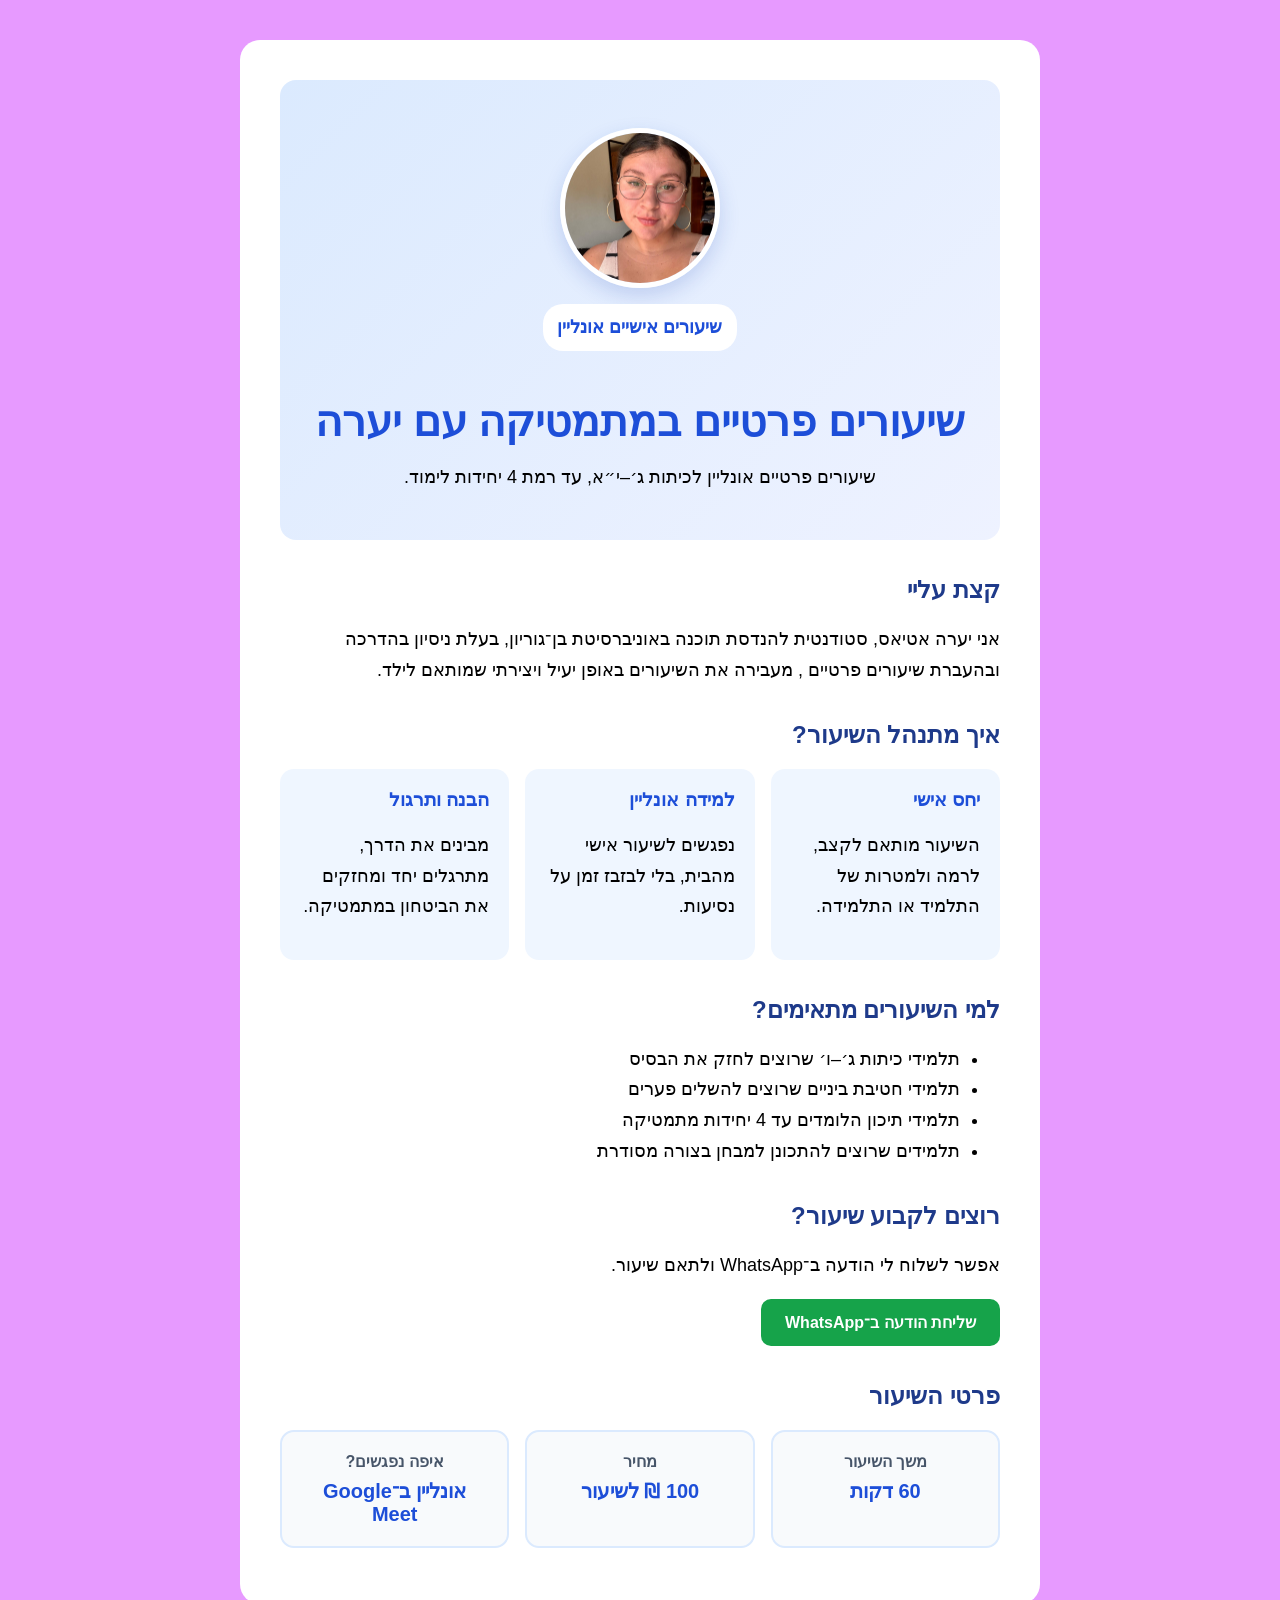
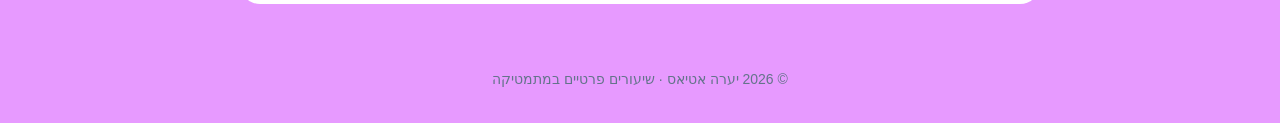
<file: index.html>
<!DOCTYPE html>
<html lang="he" dir="rtl"><head>
    <meta charset="UTF-8">
<meta name="google-site-verification" content="QGPJDIp2dvJBX8EcENzDnTHqSDr8ECdk_wcX-iVnOq0" />    <meta
    name="description"
    content="שיעורים פרטיים אונליין במתמטיקה עם יערה אטיאס, לכיתות ג׳–י״א ועד רמת 4 יחידות לימוד."
>
    
    <meta name="viewport" content="width=device-width, initial-scale=1.0">
    <title>מתמטיקה עם יערה</title>
<link rel="stylesheet" href="style.css?v=3">
<body>
<main>
    <header class="hero">
        <img
    class="profile-image"
src="yaara.jpeg"
    alt="יערה אטיאס"
>
    <p class="hero-label">שיעורים אישיים אונליין</p>

    <h1>שיעורים פרטיים במתמטיקה עם יערה</h1>

    <p class="hero-description">
        שיעורים פרטיים אונליין לכיתות ג׳–י״א,
        עד רמת 4 יחידות לימוד.
    </p>
</header>
    <h2>קצת עליי</h2>

    <p>
        אני יערה אטיאס, סטודנטית להנדסת תוכנה באוניברסיטת בן־גוריון,
 בעלת ניסיון בהדרכה ובהעברת שיעורים פרטיים , מעבירה את השיעורים באופן יעיל ויצירתי שמותאם לילד. 
    </p>
    <section>
    <h2>איך מתנהל השיעור?</h2>

    <div class="lesson-features">
        <article class="feature-card">
            <h3>יחס אישי</h3>
            <p>השיעור מותאם לקצב, לרמה ולמטרות של התלמיד או התלמידה.</p>
        </article>

        <article class="feature-card">
            <h3>למידה אונליין</h3>
            <p>נפגשים לשיעור אישי מהבית, בלי לבזבז זמן על נסיעות.</p>
        </article>

        <article class="feature-card">
            <h3>הבנה ותרגול</h3>
            <p>מבינים את הדרך, מתרגלים יחד ומחזקים את הביטחון במתמטיקה.</p>
        </article>
    </div>
</section>
    <h2>למי השיעורים מתאימים?</h2>

<ul>
    <li>תלמידי כיתות ג׳–ו׳ שרוצים לחזק את הבסיס</li>
    <li>תלמידי חטיבת ביניים שרוצים להשלים פערים</li>
    <li>תלמידי תיכון הלומדים עד 4 יחידות מתמטיקה</li>
    <li>תלמידים שרוצים להתכונן למבחן בצורה מסודרת</li>
</ul>

<h2>רוצים לקבוע שיעור?</h2>

<p>אפשר לשלוח לי הודעה ב־WhatsApp ולתאם שיעור.</p>


<a class="whatsapp-button"
href="https://wa.me/972552284597?text=היי%20יערה,%20אשמח%20לקבל%20פרטים%20על%20שיעור%20פרטי%20במתמטיקה"   target="_blank">
    שליחת הודעה ב־WhatsApp
</a>
      <section class="lesson-details">
    <h2>פרטי השיעור</h2>

    <dl>
        <div>
            <dt>משך השיעור</dt>
            <dd>60 דקות</dd>
        </div>

        <div>
            <dt>מחיר</dt>
            <dd>100 ₪ לשיעור</dd>
        </div>

        <div>
            <dt>איפה נפגשים?</dt>
            <dd>אונליין ב־Google Meet</dd>
        </div>
    </dl>
</section>  
</main>
<footer>
    <p>&copy; 2026 יערה אטיאס · שיעורים פרטיים במתמטיקה</p>
</footer>
</body>
</html>
</file>
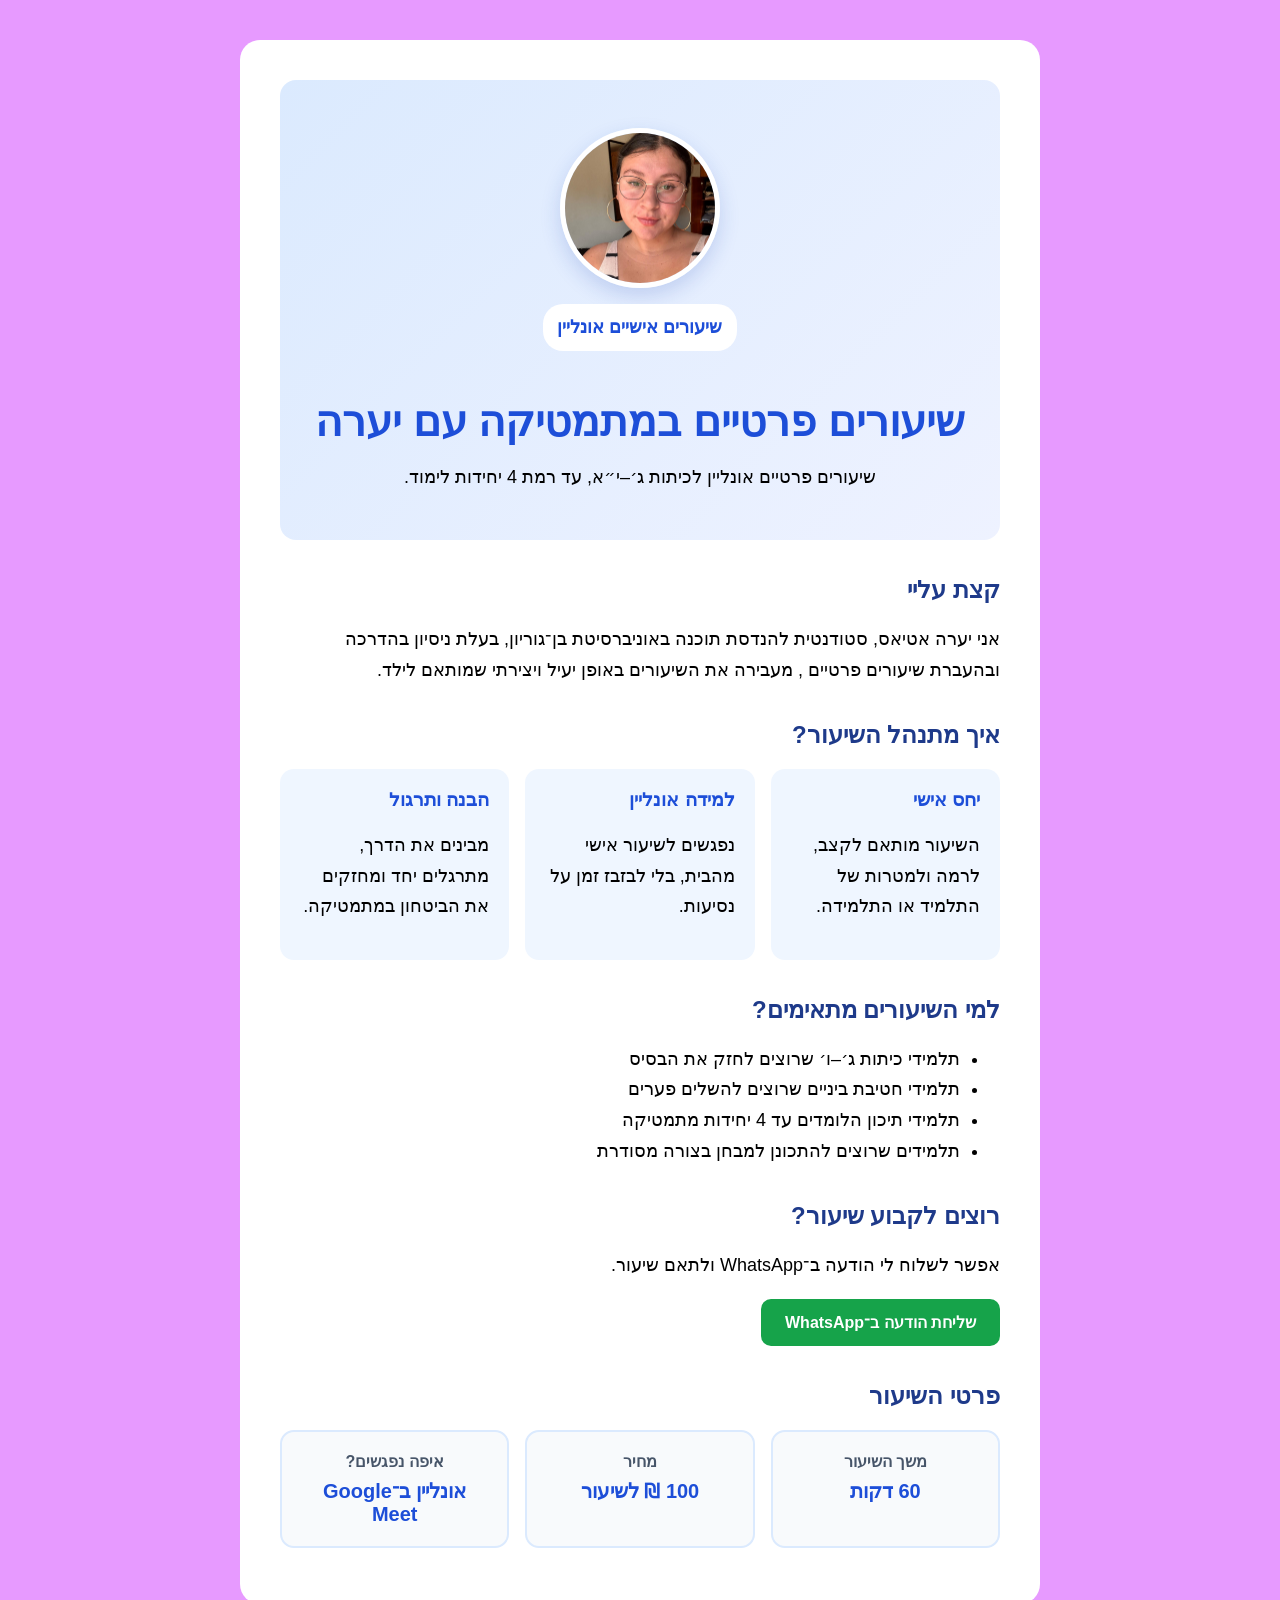
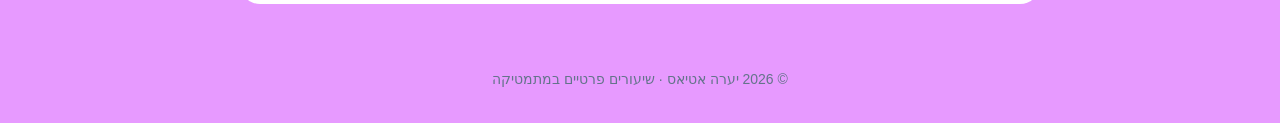
<file: OneDrive/שולחן העבודה/math-with-yaara/index.html>
<!DOCTYPE html>
<html lang="he" dir="rtl"><head>
    <meta charset="UTF-8">
<meta name="google-site-verification" content="QGPJDIp2dvJBX8EcENzDnTHqSDr8ECdk_wcX-iVnOq0" />    <meta
    name="description"
    content="שיעורים פרטיים אונליין במתמטיקה עם יערה אטיאס, לכיתות ג׳–י״א ועד רמת 4 יחידות לימוד."
>
    
    <meta name="viewport" content="width=device-width, initial-scale=1.0">
    <title>מתמטיקה עם יערה</title>
<link rel="stylesheet" href="style.css?v=3">
<body>
<main>
    <header class="hero">
        <img
    class="profile-image"
src="yaara.jpeg"
    alt="יערה אטיאס"
>
    <p class="hero-label">שיעורים אישיים אונליין</p>

    <h1>שיעורים פרטיים במתמטיקה עם יערה</h1>

    <p class="hero-description">
        שיעורים פרטיים אונליין לכיתות ג׳–י״א,
        עד רמת 4 יחידות לימוד.
    </p>
</header>
    <h2>קצת עליי</h2>

    <p>
        אני יערה אטיאס, סטודנטית להנדסת תוכנה באוניברסיטת בן־גוריון,
 בעלת ניסיון בהדרכה ובהעברת שיעורים פרטיים , מעבירה את השיעורים באופן יעיל ויצירתי שמותאם לילד. 
    </p>
    <section>
    <h2>איך מתנהל השיעור?</h2>

    <div class="lesson-features">
        <article class="feature-card">
            <h3>יחס אישי</h3>
            <p>השיעור מותאם לקצב, לרמה ולמטרות של התלמיד או התלמידה.</p>
        </article>

        <article class="feature-card">
            <h3>למידה אונליין</h3>
            <p>נפגשים לשיעור אישי מהבית, בלי לבזבז זמן על נסיעות.</p>
        </article>

        <article class="feature-card">
            <h3>הבנה ותרגול</h3>
            <p>מבינים את הדרך, מתרגלים יחד ומחזקים את הביטחון במתמטיקה.</p>
        </article>
    </div>
</section>
    <h2>למי השיעורים מתאימים?</h2>

<ul>
    <li>תלמידי כיתות ג׳–ו׳ שרוצים לחזק את הבסיס</li>
    <li>תלמידי חטיבת ביניים שרוצים להשלים פערים</li>
    <li>תלמידי תיכון הלומדים עד 4 יחידות מתמטיקה</li>
    <li>תלמידים שרוצים להתכונן למבחן בצורה מסודרת</li>
</ul>

<h2>רוצים לקבוע שיעור?</h2>

<p>אפשר לשלוח לי הודעה ב־WhatsApp ולתאם שיעור.</p>


<a class="whatsapp-button"
href="https://wa.me/972552284597?text=היי%20יערה,%20אשמח%20לקבל%20פרטים%20על%20שיעור%20פרטי%20במתמטיקה"   target="_blank">
    שליחת הודעה ב־WhatsApp
</a>
      <section class="lesson-details">
    <h2>פרטי השיעור</h2>

    <dl>
        <div>
            <dt>משך השיעור</dt>
            <dd>60 דקות</dd>
        </div>

        <div>
            <dt>מחיר</dt>
            <dd>100 ₪ לשיעור</dd>
        </div>

        <div>
            <dt>איפה נפגשים?</dt>
            <dd>אונליין ב־Google Meet</dd>
        </div>
    </dl>
</section>  
</main>
<footer>
    <p>&copy; 2026 יערה אטיאס · שיעורים פרטיים במתמטיקה</p>
</footer>
</body>
</html>
</file>
<file: style.css>
* {
    box-sizing: border-box;
}
body {
    background-color: #e79aff;
    color: #000000;
    font-family: Arial, sans-serif;
}
main {
    max-width: 800px;
    margin: 40px auto;
    padding: 40px;
    background-color: white;
    border-radius: 20px;
}
.whatsapp-button {
    display: inline-block;
    background-color: #16a34a;
    color: white;
    padding: 14px 24px;
    border-radius: 10px;
    text-decoration: none;
    font-weight: bold;
}
.whatsapp-button:hover {
    background-color: #15803d;
}
h1 {
    color: #1d4ed8;
    font-size: 42px;
    margin-bottom: 16px;
}

h2 {
    color: #1e3a8a;
    margin-top: 36px;
}

p,
li {
    font-size: 18px;
    line-height: 1.7;
}
.lesson-details dl {
    display: grid;
    grid-template-columns: repeat(3, 1fr);
    gap: 16px;
}

.lesson-details dl > div {
    background-color: #f8fafc;
    border: 2px solid #dbeafe;
    border-radius: 14px;
    padding: 20px;
    text-align: center;
}

.lesson-details dt {
    color: #475569;
    font-weight: bold;
    margin-bottom: 8px;
}

.lesson-details dd {
    color: #1d4ed8;
    font-size: 20px;
    font-weight: bold;
    margin: 0;
}
.profile-image {
    display: block;
    width: 160px;
    height: 160px;
    object-fit: cover;
    object-position: center 30%;
    border-radius: 50%;
    border: 5px solid white;
    box-shadow: 0 8px 20px rgba(30, 64, 175, 0.18);
    margin: 0 auto 16px;
}
@media (max-width: 600px) {
    main {
        margin: 16px;
        padding: 24px;
    }

    h1 {
        font-size: 32px;
    }
    .lesson-details dl {
    grid-template-columns: 1fr;
}
}
.lesson-features {
    display: grid;
    grid-template-columns: repeat(auto-fit, minmax(220px, 1fr));
    gap: 16px;
}

.feature-card {
    background-color: #eff6ff;
    padding: 20px;
    border-radius: 14px;
}

.feature-card h3 {
    color: #1d4ed8;
    margin-top: 0;
}
.hero {
    text-align: center;
    background: linear-gradient(135deg, #dbeafe, #eef2ff);
    padding: 48px 32px;
    border-radius: 16px;
}

.hero-label {
    display: inline-block;
    background-color: white;
    color: #1d4ed8;
    padding: 8px 14px;
    border-radius: 20px;
    font-weight: bold;
    margin-top: 0;
}

.hero-description {
    max-width: 600px;
    margin: 0 auto;
}
footer {
    text-align: center;
    color: #64748b;
    padding: 24px;
}

footer p {
    font-size: 14px;
    margin: 0;
}
@media (max-width: 600px) {
    .lesson-features {
        grid-template-columns: 1fr;
    }
}
</file>
<file: OneDrive/שולחן העבודה/math-with-yaara/style.css>
* {
    box-sizing: border-box;
}
body {
    background-color: #e79aff;
    color: #000000;
    font-family: Arial, sans-serif;
}
main {
    max-width: 800px;
    margin: 40px auto;
    padding: 40px;
    background-color: white;
    border-radius: 20px;
}
.whatsapp-button {
    display: inline-block;
    background-color: #16a34a;
    color: white;
    padding: 14px 24px;
    border-radius: 10px;
    text-decoration: none;
    font-weight: bold;
}
.whatsapp-button:hover {
    background-color: #15803d;
}
h1 {
    color: #1d4ed8;
    font-size: 42px;
    margin-bottom: 16px;
}

h2 {
    color: #1e3a8a;
    margin-top: 36px;
}

p,
li {
    font-size: 18px;
    line-height: 1.7;
}
.lesson-details dl {
    display: grid;
    grid-template-columns: repeat(3, 1fr);
    gap: 16px;
}

.lesson-details dl > div {
    background-color: #f8fafc;
    border: 2px solid #dbeafe;
    border-radius: 14px;
    padding: 20px;
    text-align: center;
}

.lesson-details dt {
    color: #475569;
    font-weight: bold;
    margin-bottom: 8px;
}

.lesson-details dd {
    color: #1d4ed8;
    font-size: 20px;
    font-weight: bold;
    margin: 0;
}
.profile-image {
    display: block;
    width: 160px;
    height: 160px;
    object-fit: cover;
    object-position: center 30%;
    border-radius: 50%;
    border: 5px solid white;
    box-shadow: 0 8px 20px rgba(30, 64, 175, 0.18);
    margin: 0 auto 16px;
}
@media (max-width: 600px) {
    main {
        margin: 16px;
        padding: 24px;
    }

    h1 {
        font-size: 32px;
    }
    .lesson-details dl {
    grid-template-columns: 1fr;
}
}
.lesson-features {
    display: grid;
    grid-template-columns: repeat(auto-fit, minmax(220px, 1fr));
    gap: 16px;
}

.feature-card {
    background-color: #eff6ff;
    padding: 20px;
    border-radius: 14px;
}

.feature-card h3 {
    color: #1d4ed8;
    margin-top: 0;
}
.hero {
    text-align: center;
    background: linear-gradient(135deg, #dbeafe, #eef2ff);
    padding: 48px 32px;
    border-radius: 16px;
}

.hero-label {
    display: inline-block;
    background-color: white;
    color: #1d4ed8;
    padding: 8px 14px;
    border-radius: 20px;
    font-weight: bold;
    margin-top: 0;
}

.hero-description {
    max-width: 600px;
    margin: 0 auto;
}
footer {
    text-align: center;
    color: #64748b;
    padding: 24px;
}

footer p {
    font-size: 14px;
    margin: 0;
}
@media (max-width: 600px) {
    .lesson-features {
        grid-template-columns: 1fr;
    }
}
</file>
